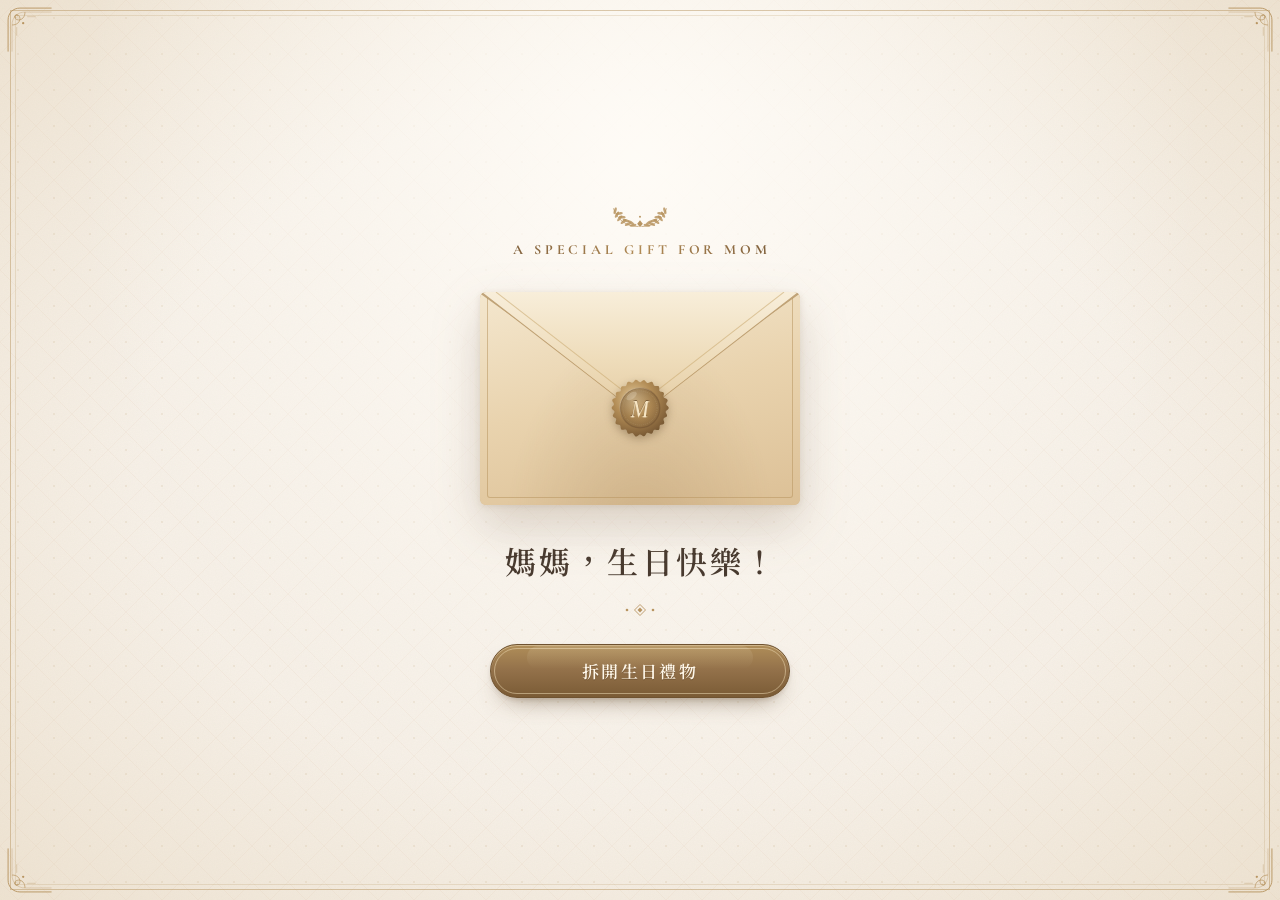
<file: index.html>
<!doctype html>
<html lang="zh-Hant-TW">
<head>
  <meta charset="utf-8">
  <meta name="viewport" content="width=device-width, initial-scale=1, viewport-fit=cover">
  <meta name="robots" content="noindex, nofollow">
  <meta name="theme-color" content="#F7F1E8">
  <title>給媽媽的生日禮物</title>
  <meta name="description" content="Steven、Kevin、Nancy 為媽媽準備的生日驚喜，請親手拆開。">
  <meta property="og:type" content="website">
  <meta property="og:title" content="媽媽，生日快樂！">
  <meta property="og:description" content="我們三個準備了一份禮物，請親手拆開。">
  <meta property="og:image" content="https://nancylin071.github.io/mom-birthday-gift/assets/og-cover.png">
  <meta property="og:image:width" content="1200">
  <meta property="og:image:height" content="630">
  <link rel="icon" href="assets/favicon.svg" type="image/svg+xml">
  <link rel="preconnect" href="https://fonts.googleapis.com">
  <link rel="preconnect" href="https://fonts.gstatic.com" crossorigin>
  <link rel="stylesheet" href="https://fonts.googleapis.com/css2?family=Cormorant+Garamond:ital,wght@0,500;0,600;0,700;1,500;1,600&family=Noto+Serif+TC:wght@400;600;700&display=swap">
  <link rel="stylesheet" href="style.css">
</head>
<body>
  <div class="frame" aria-hidden="true">
    <span class="fc tl"></span><span class="fc tr"></span><span class="fc bl"></span><span class="fc br"></span>
  </div>

  <main class="stage">

    <!-- Scene 1：信封 -->
    <section class="scene scene-envelope is-active" id="scene-envelope" aria-labelledby="t-envelope">
      <img class="crest" src="assets/crest.svg" alt="" width="120" height="40">
      <p class="eyebrow foil-dark">A SPECIAL GIFT FOR MOM</p>

      <button type="button" class="envelope" id="envelope" aria-label="拆開生日禮物">
        <span class="env-back"></span>
        <span class="env-letter">
          <img class="env-letter-crest" src="assets/crest.svg" alt="" width="120" height="40">
          <span class="env-letter-line">HAPPY BIRTHDAY</span>
          <span class="env-letter-rule"></span>
        </span>
        <span class="env-pocket"></span>
        <span class="env-flap">
          <span class="env-flap-face"></span>
          <span class="env-flap-lining"></span>
        </span>
        <span class="env-seal"><span class="env-seal-m">M</span></span>
      </button>

      <h1 class="title-zh" id="t-envelope">媽媽，生日快樂！</h1>
      <span class="divider" aria-hidden="true"></span>

      <button type="button" class="btn btn-primary" id="btn-open"><span>拆開生日禮物</span></button>
    </section>

    <!-- Scene 2：祝福 -->
    <section class="scene scene-letter" id="scene-letter" aria-labelledby="t-letter" hidden>
      <article class="paper letter">
        <span class="paper-rule" aria-hidden="true"></span>
        <span class="corner tl" aria-hidden="true"></span>
        <span class="corner tr" aria-hidden="true"></span>
        <span class="corner bl" aria-hidden="true"></span>
        <span class="corner br" aria-hidden="true"></span>

        <img class="crest" src="assets/crest.svg" alt="" width="120" height="40">
        <p class="eyebrow small foil-dark">HAPPY BIRTHDAY</p>
        <h2 class="letter-title" id="t-letter" tabindex="-1">媽媽，生日快樂！</h2>
        <span class="divider" aria-hidden="true"></span>

        <div class="letter-body">
          <p>今年換我們三個來寵妳一下。</p>
          <p><span class="ln">平常總是忙著照顧大家，</span><br><span class="ln">這次也想讓妳好好照顧自己。</span></p>
          <p>不管是想變漂亮，<br>還是想讓自己更健康，<br>都由妳自己決定。</p>
        </div>

        <p class="letter-sign foil-dark">Steven · Kevin · Nancy</p>
      </article>

      <button type="button" class="btn btn-primary" id="btn-reveal"><span>看看我們準備了什麼</span></button>
    </section>

    <!-- Scene 3 + 4：禮券 -->
    <section class="scene scene-voucher" id="scene-voucher" aria-labelledby="t-voucher" hidden>
      <article class="paper voucher" id="voucher">
        <span class="voucher-border" aria-hidden="true"></span>
        <span class="corner tl" aria-hidden="true"></span>
        <span class="corner tr" aria-hidden="true"></span>
        <span class="corner bl" aria-hidden="true"></span>
        <span class="corner br" aria-hidden="true"></span>

        <img class="crest v-crest" src="assets/crest.svg" alt="" width="120" height="40">
        <p class="v-en foil-dark">A GIFT FOR MOM</p>
        <p class="v-occasion">HAPPY BIRTHDAY</p>
        <h2 class="v-title" id="t-voucher" tabindex="-1">媽媽專屬變美基金</h2>

        <p class="v-amount" aria-label="新台幣三萬六千元">
          <span class="v-currency foil">NT$</span><span class="v-number foil">36,000</span>
          <span class="dust" aria-hidden="true"></span>
        </p>

        <p class="v-core"><span class="ln">想變漂亮，還是想變健康，</span><br><span class="ln">都由妳決定。</span></p>

        <span class="divider" aria-hidden="true"></span>

        <div class="v-usage">
          <h3>使用方式</h3>
          <p><span class="ln">可用於醫美諮詢、適合的抗老療程、</span><br><span class="ln">專業體重管理，或其他健康保養計畫。</span></p>
          <p><span class="ln">先確認適合的方式，</span><br><span class="ln">再由我們三個負責買單。</span></p>
          <p class="v-nolimit">不限使用日期</p>
        </div>

        <div class="v-sign">
          <p class="v-with">WITH LOVE,</p>
          <p class="v-names foil-dark">Steven · Kevin · Nancy</p>
        </div>
      </article>

      <div class="actions">
        <button type="button" class="btn btn-primary" id="btn-save"><span>保存生日禮券</span></button>
        <button type="button" class="btn btn-ghost" id="btn-replay">重新拆一次</button>
      </div>
    </section>
  </main>

  <!-- 保存禮券視窗 -->
  <div class="sheet" id="save-sheet" role="dialog" aria-modal="true" aria-labelledby="t-save" hidden>
    <div class="sheet-backdrop" data-close></div>
    <div class="sheet-panel">
      <h2 class="sheet-title" id="t-save" tabindex="-1">保存生日禮券</h2>
      <p class="sheet-hint" id="save-hint">長按圖片，即可儲存到手機相簿。</p>
      <img class="sheet-img" src="assets/gift-card.png" width="2400" height="1600"
           alt="媽媽專屬變美基金 NT$36,000 生日禮券，Steven、Kevin、Nancy 敬贈">
      <div class="sheet-actions">
        <button type="button" class="btn btn-primary" id="btn-share" hidden><span>分享或儲存圖片</span></button>
        <a class="btn btn-ghost" id="btn-download" href="assets/gift-card.png" download="媽媽專屬變美基金-生日禮券.png">下載圖片</a>
        <button type="button" class="btn btn-text" data-close>關閉</button>
      </div>
    </div>
  </div>

  <script src="script.js"></script>
</body>
</html>
</file>
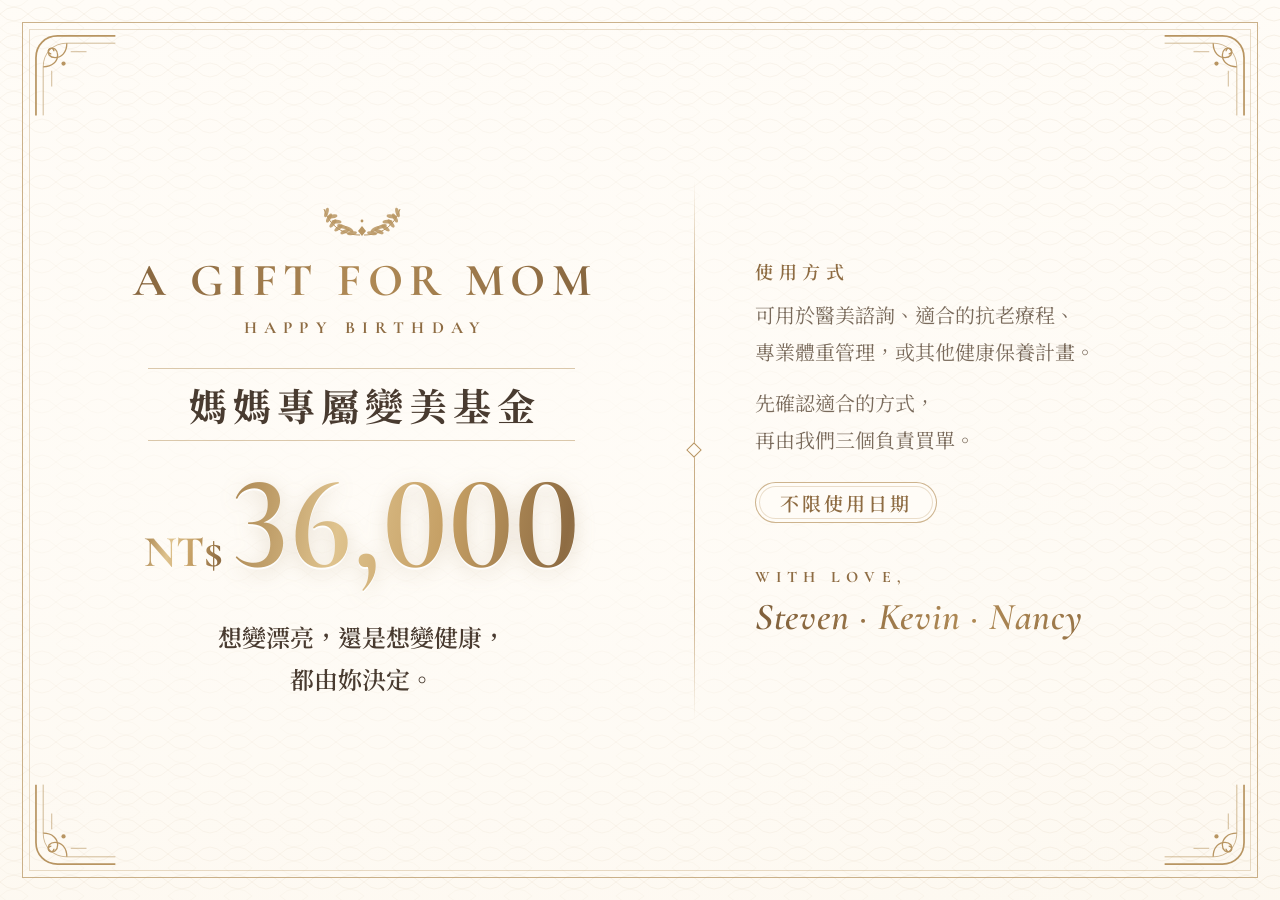
<file: tools/gift-card.html>
<!doctype html>
<html lang="zh-Hant-TW">
<head>
<meta charset="utf-8">
<title>gift card render</title>
<link rel="stylesheet" href="https://fonts.googleapis.com/css2?family=Cormorant+Garamond:ital,wght@0,500;0,600;0,700;1,500;1,600&family=Noto+Serif+TC:wght@400;600;700&display=block">
<style>
  :root { --paper:#FFFCF7; --gold:#B89562; --gold-dark:#8E6C43; --text:#493B30; --muted:#796A5B; --border:#D9C5A8;
    --zh:"Noto Serif TC","Songti TC",serif; --en:"Cormorant Garamond","Didot",serif;
    --foil-bright: linear-gradient(100deg, #7A5A33 0%, #A9844F 16%, #DFC38E 31%, #C49E63 45%, #8E6C43 60%, #D9BE8C 78%, #8A693F 100%);
    --foil-deep: linear-gradient(100deg, #5E4428 0%, #8E6C43 28%, #B08A55 50%, #8E6C43 72%, #5E4428 100%); }
  * { box-sizing:border-box; margin:0; }
  html,body { width:1200px; height:800px; overflow:hidden; }
  body { background:#F7F1E8; font-family:var(--zh); color:var(--text); -webkit-font-smoothing:antialiased; }
  .foil, .foil-dark { -webkit-background-clip:text; background-clip:text; color:transparent; -webkit-text-fill-color:transparent; }
  .foil { background-image:var(--foil-bright); background-size:220% 100%; background-position:30% 0; }
  .foil-dark { background-image:var(--foil-deep); background-size:160% 100%; background-position:50% 0; }
  .card { position:absolute; inset:0; padding:70px 90px;
    background:
      radial-gradient(ellipse at 34% 50%, rgba(255,252,247,.97) 0%, rgba(255,252,247,.84) 42%, rgba(255,252,247,.62) 100%),
      url("../assets/guilloche.svg") 0 0 / 56px 28px,
      linear-gradient(180deg, #FFFCF7 0%, #FAF2E4 100%);
    display:grid; grid-template-columns: 1.25fr auto 1fr; align-items:center; column-gap:60px; }
  .b1 { position:absolute; inset:22px; border:1.5px solid rgba(184,149,98,.72); }
  .b2 { position:absolute; inset:29px; border:1px solid rgba(184,149,98,.32); }
  .c { position:absolute; width:84px; height:84px; background:url("../assets/corner.svg") center/contain no-repeat; }
  .tl{top:34px;left:34px} .tr{top:34px;right:34px;transform:scaleX(-1)}
  .bl{bottom:34px;left:34px;transform:scaleY(-1)} .br{bottom:34px;right:34px;transform:scale(-1,-1)}
  .left { text-align:center; }
  .crest { display:block; width:120px; margin:0 auto 14px; }
  .en { font-family:var(--en); font-weight:700; font-size:46px; letter-spacing:.14em; padding-left:.14em; line-height:1.15; }
  .occ { margin-top:10px; font-family:var(--en); font-weight:700; font-size:17px; letter-spacing:.42em; padding-left:.42em; color:var(--gold-dark); }
  .title { display:inline-block; margin-top:30px; padding:8px .9em 8px 1.06em; font-size:38px; font-weight:700; letter-spacing:.16em;
    border-top:1.5px solid rgba(184,149,98,.5); border-bottom:1.5px solid rgba(184,149,98,.5); }
  .amt { margin-top:14px; font-family:var(--en); font-weight:600; line-height:1.05; white-space:nowrap; }
  .amt .cur { font-size:44px; margin-right:8px; font-weight:700; }
  .amt .num { font-size:132px; font-feature-settings:"lnum" 1; filter: drop-shadow(0 2px 0 rgba(255,255,255,.85)) drop-shadow(0 4px 10px rgba(142,108,67,.2)); }
  .core { margin-top:22px; font-size:24px; font-weight:600; line-height:1.75; }
  .vr { width:1px; height:540px; background:linear-gradient(rgba(184,149,98,0), rgba(184,149,98,.75) 20%, rgba(184,149,98,.75) 80%, rgba(184,149,98,0)); position:relative; }
  .vr::after { content:""; position:absolute; left:50%; top:50%; width:9px; height:9px; background:#FFFCF7; border:1.5px solid var(--gold); transform:translate(-50%,-50%) rotate(45deg); }
  .right { text-align:left; }
  .h { font-size:18px; font-weight:600; letter-spacing:.32em; color:var(--gold-dark); }
  .div { display:block; width:150px; height:16px; margin:14px 0 4px; background:url("../assets/divider.svg") left center/contain no-repeat; }
  .u { margin-top:12px; font-size:20px; line-height:1.85; color:var(--muted); }
  .u + .u { margin-top:14px; }
  .nl { display:inline-block; margin-top:24px; padding:6px 24px; border:1.5px solid rgba(184,149,98,.7); border-radius:999px;
    box-shadow: inset 0 0 0 3px #FFFCF7, inset 0 0 0 4px rgba(184,149,98,.3); background:#FFFCF7;
    font-size:19px; font-weight:600; letter-spacing:.16em; color:var(--gold-dark); }
  .sign { margin-top:44px; }
  .with { font-family:var(--en); font-weight:700; font-size:16px; letter-spacing:.38em; color:var(--gold-dark); }
  .names { margin-top:6px; font-family:var(--en); font-style:italic; font-weight:600; font-size:38px; letter-spacing:.02em; line-height:1.3; }
</style>
</head>
<body>
<div class="card">
  <span class="b1"></span><span class="b2"></span>
  <span class="c tl"></span><span class="c tr"></span><span class="c bl"></span><span class="c br"></span>
  <div class="left">
    <img class="crest" src="../assets/crest.svg" alt="">
    <p class="en foil-dark">A GIFT FOR MOM</p>
    <p class="occ">HAPPY BIRTHDAY</p>
    <p class="title">媽媽專屬變美基金</p>
    <p class="amt"><span class="cur foil">NT$</span><span class="num foil">36,000</span></p>
    <p class="core">想變漂亮，還是想變健康，<br>都由妳決定。</p>
  </div>
  <span class="vr"></span>
  <div class="right">
    <p class="h">使用方式</p>
    <p class="u">可用於醫美諮詢、適合的抗老療程、<br>專業體重管理，或其他健康保養計畫。</p>
    <p class="u">先確認適合的方式，<br>再由我們三個負責買單。</p>
    <p class="nl">不限使用日期</p>
    <div class="sign">
      <p class="with">WITH LOVE,</p>
      <p class="names foil-dark">Steven · Kevin · Nancy</p>
    </div>
  </div>
</div>
</body>
</html>
</file>
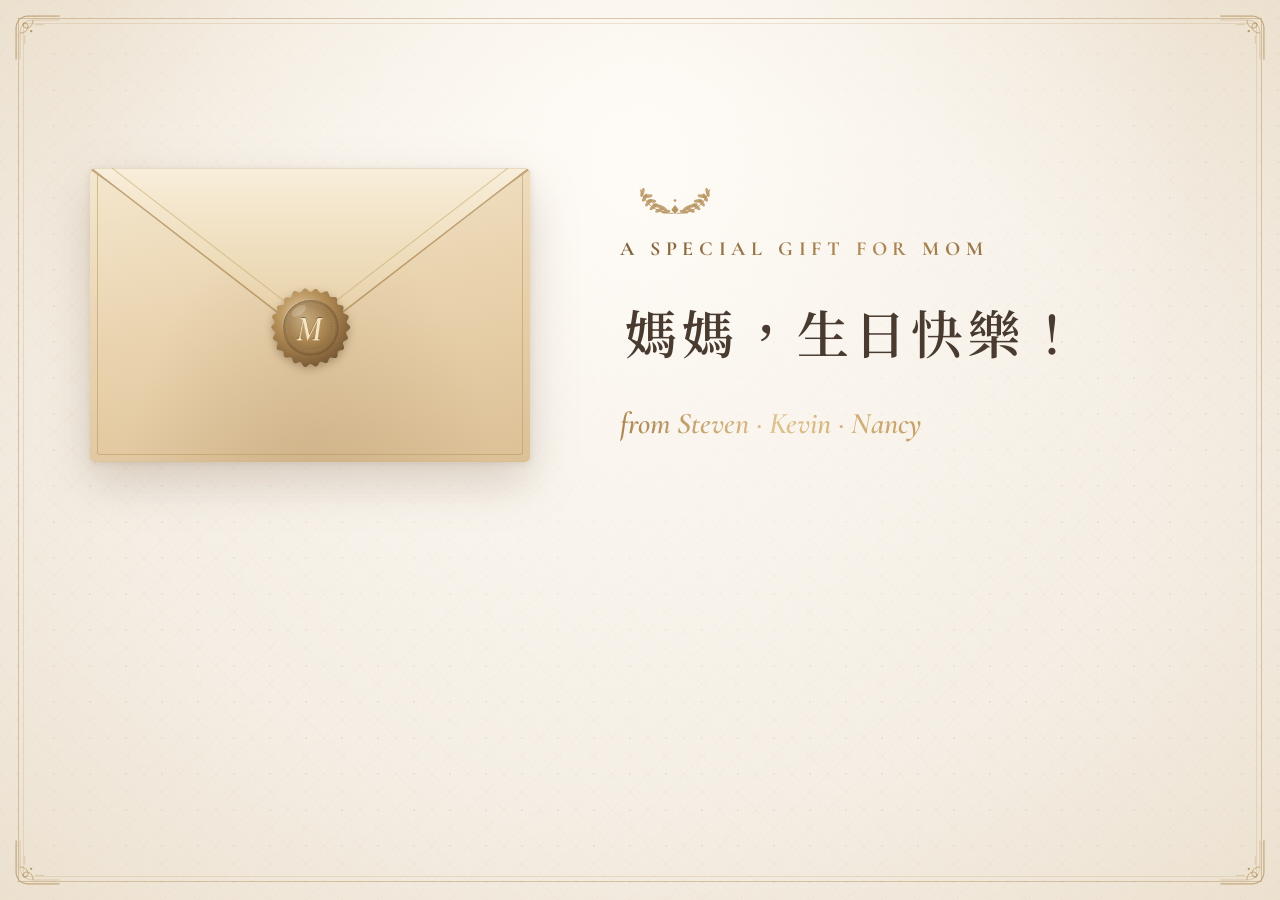
<file: tools/og-cover.html>
<!doctype html>
<html lang="zh-Hant-TW">
<head>
<meta charset="utf-8">
<title>og render</title>
<link rel="stylesheet" href="https://fonts.googleapis.com/css2?family=Cormorant+Garamond:ital,wght@0,500;0,600;0,700;1,500;1,600&family=Noto+Serif+TC:wght@400;600;700&display=block">
<link rel="stylesheet" href="../style.css">
<style>
  html,body { width:1200px; height:630px; overflow:hidden; min-height:0; }
  .wrap { position:relative; z-index:1; height:630px; display:grid; grid-template-columns: 1fr 1fr; align-items:center; padding:0 90px; gap:40px; }
  .frame { top:18px; bottom:18px; left:18px; right:18px; }
  .envelope { --w: 440px; }
  .txt { text-align:left; }
  .txt .eyebrow { font-size:20px; padding-left:0; }
  .txt .title-zh { font-size:52px; margin-top:22px; }
  .txt .from { font-weight:600; margin-top:22px; font-family:var(--serif-en); font-style:italic; font-size:30px; color:var(--gold-dark); }
</style>
</head>
<body>
<div class="frame"><span class="fc tl"></span><span class="fc tr"></span><span class="fc bl"></span><span class="fc br"></span></div>
<div class="wrap">
  <div class="envelope" style="cursor:default">
    <span class="env-back"></span>
    <span class="env-letter"><img class="env-letter-crest" src="../assets/crest.svg" alt=""><span class="env-letter-line">HAPPY BIRTHDAY</span><span class="env-letter-rule"></span></span>
    <span class="env-pocket"></span>
    <span class="env-flap"><span class="env-flap-face"></span><span class="env-flap-lining"></span></span>
    <span class="env-seal"><span class="env-seal-m">M</span></span>
  </div>
  <div class="txt">
    <img class="crest" src="../assets/crest.svg" alt="" style="margin:0 0 14px;width:110px">
    <p class="eyebrow foil-dark">A SPECIAL GIFT FOR MOM</p>
    <p class="title-zh">媽媽，生日快樂！</p>
    <p class="from foil">from Steven · Kevin · Nancy</p>
  </div>
</div>
</body>
</html>
</file>
<file: style.css>
/* ===== 色票與字型 ===== */
:root {
  --bg: #F7F1E8;
  --paper: #FFFCF7;
  --gold: #B89562;
  --gold-dark: #8E6C43;
  --gold-deep: #6F5230;
  --gold-light: #E6D3B3;
  --text: #493B30;
  --muted: #796A5B;
  --border: #D9C5A8;

  /* 金箔：亮面給大字，深面給小字 */
  --foil-bright: linear-gradient(100deg, #7A5A33 0%, #A9844F 16%, #DFC38E 31%, #C49E63 45%, #8E6C43 60%, #D9BE8C 78%, #8A693F 100%);
  --foil-deep: linear-gradient(100deg, #5E4428 0%, #8E6C43 28%, #B08A55 50%, #8E6C43 72%, #5E4428 100%);

  --serif-zh: "Noto Serif TC", "Songti TC", "STSong", "PMingLiU", "MingLiU", serif;
  --serif-en: "Cormorant Garamond", "Didot", "Bodoni 72", "Times New Roman", serif;

  --ease: cubic-bezier(.22, .61, .36, 1);
  --ease-soft: cubic-bezier(.33, 0, .2, 1);

  --gutter: 16px;
  --safe-t: env(safe-area-inset-top, 0px);
  --safe-b: env(safe-area-inset-bottom, 0px);
  --safe-l: env(safe-area-inset-left, 0px);
  --safe-r: env(safe-area-inset-right, 0px);
}

*, *::before, *::after { box-sizing: border-box; }

html { -webkit-text-size-adjust: 100%; text-size-adjust: 100%; }

body {
  margin: 0;
  min-height: 100vh;
  min-height: 100dvh;
  overflow-x: hidden;
  background-color: var(--bg);
  background-image:
    radial-gradient(ellipse at 50% 18%, rgba(255, 252, 247, .95) 0%, rgba(255, 252, 247, 0) 62%),
    radial-gradient(ellipse at 50% 50%, rgba(247, 241, 232, 0) 55%, rgba(214, 190, 150, .28) 100%),
    url("assets/lattice.svg"),
    url("data:image/svg+xml,%3Csvg xmlns='http://www.w3.org/2000/svg' width='160' height='160'%3E%3Cfilter id='n'%3E%3CfeTurbulence type='fractalNoise' baseFrequency='.85' numOctaves='3' stitchTiles='stitch'/%3E%3CfeColorMatrix values='0 0 0 0 .45 0 0 0 0 .36 0 0 0 0 .25 0 0 0 .06 0'/%3E%3C/filter%3E%3Crect width='100%25' height='100%25' filter='url(%23n)'/%3E%3C/svg%3E");
  background-size: auto, auto, 36px 36px, 160px 160px;
  background-attachment: fixed, fixed, scroll, scroll;
  color: var(--text);
  font-family: var(--serif-zh);
  line-height: 1.7;
  -webkit-font-smoothing: antialiased;
  -webkit-tap-highlight-color: transparent;
}

p, h1, h2, h3 { margin: 0; }
img { max-width: 100%; }

/* 金箔文字 */
@supports ((-webkit-background-clip: text) or (background-clip: text)) {
  .foil, .foil-dark {
    -webkit-background-clip: text;
    background-clip: text;
    color: transparent;
    -webkit-text-fill-color: transparent;
  }
  .foil { background-image: var(--foil-bright); background-size: 220% 100%; background-position: 30% 0; }
  .foil-dark { background-image: var(--foil-deep); background-size: 160% 100%; background-position: 50% 0; }
}

/* ===== 頁面外框 ===== */
.frame {
  position: fixed;
  top: calc(var(--safe-t) + 10px);
  bottom: calc(var(--safe-b) + 10px);
  left: calc(var(--safe-l) + 10px);
  right: calc(var(--safe-r) + 10px);
  border: 1px solid rgba(184, 149, 98, .5);
  pointer-events: none;
  z-index: 0;
}
.frame::after {
  content: "";
  position: absolute;
  inset: 4px;
  border: 1px solid rgba(184, 149, 98, .22);
}
.fc {
  position: absolute;
  width: 46px;
  height: 46px;
  background: url("assets/corner.svg") center / contain no-repeat;
}
.fc.tl { top: -4px; left: -4px; }
.fc.tr { top: -4px; right: -4px; transform: scaleX(-1); }
.fc.bl { bottom: -4px; left: -4px; transform: scaleY(-1); }
.fc.br { bottom: -4px; right: -4px; transform: scale(-1, -1); }

/* ===== 舞台與場景 ===== */
.stage {
  position: relative;
  z-index: 1;
  min-height: 100vh;
  min-height: 100dvh;
  display: grid;
  place-items: center;
  padding:
    calc(var(--safe-t) + 44px)
    calc(var(--safe-r) + var(--gutter) + 6px)
    calc(var(--safe-b) + 44px)
    calc(var(--safe-l) + var(--gutter) + 6px);
}

.scene {
  width: 100%;
  max-width: 400px;
  display: flex;
  flex-direction: column;
  align-items: center;
  text-align: center;
  opacity: 0;
  transform: translateY(14px);
  transition: opacity .6s var(--ease), transform .7s var(--ease);
}
.scene.is-active { opacity: 1; transform: none; }
.scene[hidden] { display: none; }

/* ===== 文字與裝飾 ===== */
.crest {
  display: block;
  width: 84px;
  height: auto;
  margin: 0 auto 8px;
}

.eyebrow {
  font-family: var(--serif-en);
  font-weight: 700;
  font-size: 14px;
  letter-spacing: .28em;
  color: var(--gold-dark);
  padding-left: .28em;
}
.eyebrow.small { font-size: 12px; letter-spacing: .34em; padding-left: .34em; }

.title-zh {
  font-weight: 600;
  font-size: clamp(25px, 7.4vw, 31px);
  letter-spacing: .1em;
  padding-left: .1em;
  color: var(--text);
  margin-top: 30px;
}

.divider {
  display: block;
  width: 160px;
  height: 16px;
  margin: 18px auto;
  background: url("assets/divider.svg") center / contain no-repeat;
}

.ln { display: inline-block; }

/* ===== 按鈕 ===== */
.btn {
  appearance: none;
  -webkit-appearance: none;
  position: relative;
  display: inline-flex;
  align-items: center;
  justify-content: center;
  width: 100%;
  max-width: 300px;
  min-height: 54px;
  padding: 12px 28px;
  border-radius: 999px;
  border: 1px solid transparent;
  font-family: var(--serif-zh);
  font-size: 17px;
  font-weight: 600;
  letter-spacing: .14em;
  text-decoration: none;
  cursor: pointer;
  touch-action: manipulation;
  transition: transform .2s var(--ease), box-shadow .3s var(--ease), filter .3s, opacity .3s;
}
.btn > span { position: relative; z-index: 1; }
.btn:active { transform: scale(.98); }
.btn:focus-visible { outline: 2px solid var(--gold-dark); outline-offset: 4px; }

.btn-primary {
  color: #FFF8EA;
  background: linear-gradient(180deg, #B08E59 0%, #93714A 48%, #7A5B35 100%);
  border-color: var(--gold-deep);
  text-shadow: 0 1px 0 rgba(70, 50, 28, .35);
  box-shadow:
    0 12px 24px -14px rgba(94, 68, 40, .75),
    0 2px 4px rgba(94, 68, 40, .12),
    inset 0 1px 0 rgba(255, 240, 210, .4);
}
.btn-primary::before {
  content: "";
  position: absolute;
  inset: 3px;
  border-radius: inherit;
  border: 1px solid rgba(243, 226, 188, .5);
  pointer-events: none;
}
.btn-primary::after {
  /* 上緣柔光 */
  content: "";
  position: absolute;
  left: 12%;
  right: 12%;
  top: 1px;
  height: 45%;
  border-radius: 999px;
  background: linear-gradient(180deg, rgba(255, 245, 222, .13), rgba(255, 245, 222, 0));
  pointer-events: none;
}
@media (hover: hover) {
  .btn-primary:hover { filter: brightness(1.05); box-shadow: 0 14px 28px -14px rgba(94, 68, 40, .8), inset 0 1px 0 rgba(255, 240, 210, .45); }
}

.btn-ghost {
  color: var(--gold-dark);
  background: rgba(255, 252, 247, .7);
  border-color: var(--border);
  box-shadow: inset 0 0 0 3px rgba(255, 252, 247, .9), inset 0 0 0 4px rgba(184, 149, 98, .25);
}
@media (hover: hover) { .btn-ghost:hover { background: var(--paper); } }

.btn-text {
  color: var(--muted);
  background: none;
  min-height: 44px;
  font-weight: 400;
}

.btn[disabled] { opacity: .5; pointer-events: none; }

/* ===== Scene 1：信封 ===== */
.scene-envelope .eyebrow { margin-bottom: 30px; }
.scene-envelope .divider { margin: 14px auto 0; }
.scene-envelope .btn { margin-top: 26px; }

.envelope {
  --w: min(76vw, 320px);
  appearance: none;
  -webkit-appearance: none;
  position: relative;
  display: block;
  width: var(--w);
  height: calc(var(--w) / 1.5);
  padding: 0;
  border: 0;
  background: none;
  cursor: pointer;
  perspective: 1200px;
  touch-action: manipulation;
  filter: drop-shadow(0 20px 24px rgba(110, 82, 48, .2)) drop-shadow(0 2px 3px rgba(110, 82, 48, .14));
  transition: transform .5s var(--ease);
}
.envelope:focus-visible { outline: 2px solid var(--gold-dark); outline-offset: 10px; border-radius: 6px; }
@media (hover: hover) {
  .envelope:not(.is-open):hover { transform: translateY(-3px); }
}

.envelope > span { position: absolute; display: block; }

/* 內襯 */
.env-back {
  inset: 0;
  border-radius: 6px;
  background: url("assets/lining.svg") 0 0 / 18px 18px, #EAD9B9;
  box-shadow: inset 0 0 0 1px rgba(142, 108, 67, .3), inset 0 10px 18px -8px rgba(94, 68, 40, .35);
  z-index: 1;
}

/* 信封內的卡片 */
.env-letter {
  left: 7%;
  right: 7%;
  top: 6%;
  height: 88%;
  border-radius: 3px;
  background:
    linear-gradient(var(--paper), var(--paper)) padding-box,
    linear-gradient(135deg, #D9C5A8, #F3E6CF, #C9AD80) border-box;
  border: 1px solid transparent;
  box-shadow: inset 0 0 0 4px var(--paper), inset 0 0 0 5px rgba(184, 149, 98, .4);
  z-index: 2;
  display: flex !important;
  flex-direction: column;
  align-items: center;
  padding-top: 7%;
  transition: transform 1.1s var(--ease-soft);
}
.env-letter-crest { width: 30%; height: auto; margin-bottom: 4px; }
.env-letter-line {
  font-family: var(--serif-en);
  font-weight: 700;
  font-size: calc(var(--w) * .046);
  letter-spacing: .3em;
  padding-left: .3em;
  color: var(--gold-dark);
}
.env-letter-rule {
  width: 30%;
  height: 1px;
  margin-top: 8px;
  background: linear-gradient(90deg, rgba(184, 149, 98, 0), var(--gold), rgba(184, 149, 98, 0));
}

/* 前口袋 */
.env-pocket {
  inset: 0;
  border-radius: 6px;
  z-index: 3;
  background:
    url("assets/pocket-edge.svg") 0 0 / 100% 100% no-repeat,
    radial-gradient(ellipse at 50% 120%, rgba(150, 115, 70, .25), rgba(150, 115, 70, 0) 60%),
    linear-gradient(168deg, #F4E7CE 0%, #E9D3AE 48%, #DCC096 100%);
  clip-path: polygon(0 0, 50% 54%, 100% 0, 100% 100%, 0 100%);
}
.env-pocket::after {
  /* 口袋內圈金線 */
  content: "";
  position: absolute;
  left: 7px;
  right: 7px;
  bottom: 7px;
  top: 0;
  border: 1px solid rgba(184, 149, 98, .55);
  border-top: 0;
  border-radius: 0 0 3px 3px;
}

/* 上蓋：正面香檳金，背面內襯 */
.env-flap {
  left: 0;
  right: 0;
  top: 0;
  height: 58%;
  z-index: 4;
  transform-origin: 50% 0;
  transform: rotateX(0deg);
  transform-style: preserve-3d;
  transition: transform .95s var(--ease-soft);
}
.env-flap-face,
.env-flap-lining {
  position: absolute;
  inset: 0;
  -webkit-backface-visibility: hidden;
  backface-visibility: hidden;
}
.env-flap-face {
  background:
    url("assets/flap-edge.svg") 0 0 / 100% 100% no-repeat,
    linear-gradient(180deg, #F8EEDA 0%, #EEDCBA 55%, #E4CBA2 100%);
  clip-path: polygon(0 0, 100% 0, 50% 100%);
  border-radius: 6px 6px 0 0;
}
.env-flap-lining {
  transform: rotateX(180deg);
  background:
    linear-gradient(0deg, rgba(94, 68, 40, .18), rgba(94, 68, 40, 0) 60%),
    url("assets/lining.svg") 0 0 / 18px 18px,
    #EAD9B9;
  clip-path: polygon(0 100%, 100% 100%, 50% 0);
}

/* 蠟封 */
.env-seal {
  left: 50%;
  top: 58%;
  width: calc(var(--w) * .19);
  height: calc(var(--w) * .19);
  margin-left: calc(var(--w) * -.095);
  margin-top: calc(var(--w) * -.12);
  z-index: 5;
  display: grid !important;
  place-items: center;
  background: url("assets/seal.svg") center / contain no-repeat;
  filter: drop-shadow(0 3px 4px rgba(80, 56, 30, .35));
  transition: opacity .4s var(--ease), transform .4s var(--ease);
}
.env-seal-m {
  font-family: var(--serif-en);
  font-style: italic;
  font-weight: 600;
  font-size: calc(var(--w) * .08);
  line-height: 1;
  color: #F7E6C4;
  text-shadow: 0 -1px 0 rgba(80, 56, 30, .55), 0 1px 0 rgba(255, 243, 217, .35);
  transform: translate(-1px, 1px);
}

/* 開啟狀態 */
.envelope.is-open { cursor: default; }
.envelope.is-open .env-seal { opacity: 0; transform: scale(.92); }
.envelope.is-open .env-flap { transform: rotateX(180deg); }
.envelope.is-lifting .env-flap { z-index: 1; }
.envelope.is-lifting .env-letter { transform: translateY(-58%); }

.scene-envelope.is-leaving .crest,
.scene-envelope.is-leaving .eyebrow,
.scene-envelope.is-leaving .title-zh,
.scene-envelope.is-leaving .divider,
.scene-envelope.is-leaving .btn { opacity: 0; transition: opacity .4s var(--ease); }

/* ===== 紙卡共用 ===== */
.paper {
  position: relative;
  width: 100%;
  background: var(--paper);
  border: 1px solid var(--border);
  border-radius: 3px;
  box-shadow:
    0 30px 50px -28px rgba(110, 82, 48, .45),
    0 12px 20px -16px rgba(110, 82, 48, .25),
    0 1px 2px rgba(110, 82, 48, .08);
}
.corner {
  position: absolute;
  width: 38px;
  height: 38px;
  background: url("assets/corner.svg") center / contain no-repeat;
  pointer-events: none;
}
.corner.tl { top: 10px; left: 10px; }
.corner.tr { top: 10px; right: 10px; transform: scaleX(-1); }
.corner.bl { bottom: 10px; left: 10px; transform: scaleY(-1); }
.corner.br { bottom: 10px; right: 10px; transform: scale(-1, -1); }

.paper-rule {
  position: absolute;
  inset: 7px;
  border: 1px solid rgba(184, 149, 98, .3);
  pointer-events: none;
}

/* ===== Scene 2：祝福卡 ===== */
.letter {
  padding: 40px 24px 36px;
  background:
    radial-gradient(ellipse at 50% 0%, rgba(230, 211, 179, .22), rgba(230, 211, 179, 0) 50%),
    var(--paper);
}
.letter .crest { width: 72px; margin-bottom: 6px; }
.letter-title {
  margin-top: 12px;
  font-size: clamp(23px, 6.6vw, 28px);
  font-weight: 600;
  letter-spacing: .1em;
  padding-left: .1em;
  outline: none;
}
.letter-body {
  font-size: clamp(16px, 4.7vw, 18px);
  line-height: 2;
  color: var(--text);
}
.letter-body p + p { margin-top: 1.1em; }
.letter-sign {
  margin-top: 26px;
  font-family: var(--serif-en);
  font-style: italic;
  font-weight: 600;
  font-size: 22px;
  color: var(--gold-dark);
  letter-spacing: .03em;
}
.scene-letter .btn { margin-top: 30px; }

/* 祝福卡內文依序淡入，讓媽媽慢慢讀 */
.scene-letter .letter > :not(.paper-rule) { opacity: 0; transform: translateY(8px); }
.scene-letter.is-active .letter > :not(.paper-rule) {
  opacity: 1;
  transform: none;
  transition: opacity .9s var(--ease), transform .9s var(--ease);
}
.scene-letter.is-active .letter > .corner.tr,
.scene-letter.is-active .letter > .corner.bl,
.scene-letter.is-active .letter > .corner.br { transition-property: opacity; }
.scene-letter .letter > .corner.tr { transform: scaleX(-1); }
.scene-letter .letter > .corner.bl { transform: scaleY(-1); }
.scene-letter .letter > .corner.br { transform: scale(-1, -1); }
.scene-letter.is-active .letter > .corner { transition-delay: .1s; }
.scene-letter.is-active .letter > .crest { transition-delay: .2s; }
.scene-letter.is-active .letter > .eyebrow { transition-delay: .3s; }
.scene-letter.is-active .letter > .letter-title { transition-delay: .45s; }
.scene-letter.is-active .letter > .divider { transition-delay: .6s; }
.scene-letter.is-active .letter > .letter-body { transition-delay: .8s; }
.scene-letter.is-active .letter > .letter-sign { transition-delay: 1.3s; }
/* 按鈕由程式計時後才出現並可點，避免誤觸跳過祝福 */
.scene-letter .btn { opacity: 0; visibility: hidden; }
.scene-letter .btn.is-ready { opacity: 1; visibility: visible; transition: opacity .8s var(--ease), transform .2s var(--ease); }

/* ===== Scene 3：禮券 ===== */
.voucher {
  padding: 48px clamp(18px, 6vw, 28px) 44px;
  overflow: hidden;
  background:
    radial-gradient(ellipse at 50% 32%, rgba(255, 252, 247, .96) 0%, rgba(255, 252, 247, .82) 48%, rgba(255, 252, 247, .6) 100%),
    url("assets/guilloche.svg") 0 0 / 48px 24px,
    linear-gradient(180deg, #FFFCF7 0%, #FAF2E4 100%);
}
.voucher-border {
  position: absolute;
  inset: 9px;
  border: 1px solid rgba(184, 149, 98, .7);
  pointer-events: none;
}
.voucher-border::after {
  content: "";
  position: absolute;
  inset: 4px;
  border: 1px solid rgba(184, 149, 98, .3);
}
.voucher .corner { width: 50px; height: 50px; }
.voucher .corner.tl { top: 15px; left: 15px; }
.voucher .corner.tr { top: 15px; right: 15px; }
.voucher .corner.bl { bottom: 15px; left: 15px; }
.voucher .corner.br { bottom: 15px; right: 15px; }

.v-crest { width: 78px; margin-bottom: 10px; }

.v-en {
  font-family: var(--serif-en);
  font-weight: 700;
  font-size: clamp(20px, 6.4vw, 28px);
  letter-spacing: .12em;
  color: var(--text);
  padding-left: .12em;
  line-height: 1.25;
  white-space: nowrap;
}
.v-occasion {
  margin-top: 8px;
  font-family: var(--serif-en);
  font-weight: 700;
  font-size: 12px;
  letter-spacing: .42em;
  padding-left: .42em;
  color: var(--gold-dark);
}
.v-title {
  position: relative;
  display: inline-block;
  margin-top: 24px;
  padding: 6px .9em 6px 1.04em;
  font-size: clamp(20px, 6vw, 25px);
  font-weight: 700;
  letter-spacing: .14em;
  color: var(--text);
  outline: none;
  border-top: 1px solid rgba(184, 149, 98, .45);
  border-bottom: 1px solid rgba(184, 149, 98, .45);
}

.v-amount {
  position: relative;
  display: flex;
  align-items: baseline;
  justify-content: center;
  margin-top: 14px;
  padding: 2px 6px 6px;
  font-family: var(--serif-en);
  font-weight: 600;
  color: var(--gold-dark);
  line-height: 1.1;
  white-space: nowrap;
}
.v-currency {
  font-size: clamp(20px, 6vw, 26px);
  letter-spacing: .04em;
  margin-right: 5px;
  font-weight: 700;
}
.v-number {
  font-size: clamp(54px, 16.5vw, 72px);
  letter-spacing: .01em;
  font-variant-numeric: lining-nums;
  font-feature-settings: "lnum" 1;
  filter: drop-shadow(0 1px 0 rgba(255, 255, 255, .8)) drop-shadow(0 2px 6px rgba(142, 108, 67, .18));
}

/* 金粉：揭曉時飄一次就停 */
.dust {
  position: absolute;
  inset: -30% -6%;
  pointer-events: none;
}
.dust i {
  position: absolute;
  width: 5px;
  height: 5px;
  border-radius: 50%;
  background: radial-gradient(circle, #FFF6DC 0%, #E6C994 38%, rgba(230, 201, 148, 0) 72%);
  opacity: 0;
}

.v-core {
  margin-top: 16px;
  font-size: clamp(16px, 4.6vw, 18px);
  font-weight: 600;
  line-height: 1.85;
  color: var(--text);
}

.v-usage {
  font-size: clamp(12.5px, 4vw, 15px);
  line-height: 1.9;
  color: var(--muted);
}
.v-usage h3 {
  font-size: 13px;
  font-weight: 600;
  letter-spacing: .32em;
  padding-left: .32em;
  color: var(--gold-dark);
  margin-bottom: 8px;
}
.v-usage p + p { margin-top: .7em; }
.v-nolimit {
  display: inline-block;
  margin-top: 1.1em !important;
  padding: 4px 18px;
  border: 1px solid rgba(184, 149, 98, .7);
  border-radius: 999px;
  box-shadow: inset 0 0 0 2px var(--paper), inset 0 0 0 3px rgba(184, 149, 98, .3);
  background: var(--paper);
  color: var(--gold-dark);
  font-weight: 600;
  letter-spacing: .16em;
}

.v-sign { margin-top: 28px; }
.v-with {
  font-family: var(--serif-en);
  font-weight: 700;
  font-size: 12px;
  letter-spacing: .38em;
  padding-left: .38em;
  color: var(--gold-dark);
}
.v-names {
  margin-top: 4px;
  font-family: var(--serif-en);
  font-style: italic;
  font-weight: 600;
  font-size: clamp(22px, 6.4vw, 27px);
  color: var(--text);
  letter-spacing: .02em;
}

/* 揭曉節奏：卡片 → 標題 → 金額 → 金箔光澤與金粉 → 其他 */
.scene-voucher .voucher { opacity: 0; transform: translateY(16px) scale(.985); }
.scene-voucher .voucher > :not(.voucher-border):not(.corner) { opacity: 0; transform: translateY(6px); }
.scene-voucher .voucher > .corner { opacity: 0; }
.scene-voucher .v-amount { transform: scale(.96) !important; }

.scene-voucher.is-active .voucher {
  opacity: 1; transform: none;
  transition: opacity 1s var(--ease), transform 1.1s var(--ease);
}
.scene-voucher.is-active .voucher > .corner { opacity: 1; transition: opacity 1.2s var(--ease) .3s; }
.scene-voucher.is-active .voucher > :not(.voucher-border):not(.corner) {
  opacity: 1; transform: none;
  transition: opacity .9s var(--ease), transform .9s var(--ease);
}
.scene-voucher.is-active .v-crest { transition-delay: .3s !important; }
.scene-voucher.is-active .v-en { transition-delay: .4s !important; }
.scene-voucher.is-active .v-occasion { transition-delay: .55s !important; }
.scene-voucher.is-active .v-title { transition-delay: .75s !important; }
.scene-voucher.is-active .v-amount {
  transform: none !important;
  transition: opacity 1.2s var(--ease) 1.25s, transform 1.4s var(--ease) 1.25s !important;
}
.scene-voucher.is-active .v-number,
.scene-voucher.is-active .v-currency { animation: foil-sweep 2.2s var(--ease-soft) 2s 1 both; }
.scene-voucher.is-active .dust i { animation: dust 2.8s var(--ease-soft) var(--d, 2.2s) 1 both; }
.scene-voucher.is-active .v-core { transition-delay: 2s !important; }
.scene-voucher.is-active .divider { transition-delay: 2.2s !important; }
.scene-voucher.is-active .v-usage { transition-delay: 2.35s !important; }
.scene-voucher.is-active .v-sign { transition-delay: 2.55s !important; }

@keyframes foil-sweep {
  from { background-position: 100% 0; }
  to { background-position: 30% 0; }
}
@keyframes dust {
  0% { opacity: 0; transform: translateY(8px) scale(.5); }
  30% { opacity: .95; }
  100% { opacity: 0; transform: translateY(-22px) scale(1); }
}

.actions {
  width: 100%;
  margin-top: 30px;
  display: flex;
  flex-direction: column;
  align-items: center;
  gap: 12px;
  opacity: 0;
  visibility: hidden;
}
.actions.is-ready { opacity: 1; visibility: visible; transition: opacity .8s var(--ease); }

/* ===== 保存視窗 ===== */
.sheet {
  position: fixed;
  inset: 0;
  z-index: 50;
  display: flex;
  align-items: flex-end;
  justify-content: center;
}
.sheet[hidden] { display: none; }
.sheet-backdrop {
  position: absolute;
  inset: 0;
  background: rgba(60, 46, 34, .5);
  opacity: 0;
  transition: opacity .35s var(--ease);
}
.sheet-panel {
  position: relative;
  width: 100%;
  max-width: 520px;
  max-height: 92vh;
  max-height: 92dvh;
  overflow-y: auto;
  -webkit-overflow-scrolling: touch;
  background: var(--paper);
  border-top: 1px solid var(--border);
  border-radius: 18px 18px 0 0;
  padding: 24px calc(var(--gutter) + var(--safe-r)) calc(18px + var(--safe-b)) calc(var(--gutter) + var(--safe-l));
  text-align: center;
  transform: translateY(24px);
  opacity: 0;
  transition: transform .45s var(--ease), opacity .35s var(--ease);
}
.sheet.is-open .sheet-backdrop { opacity: 1; }
.sheet.is-open .sheet-panel { transform: none; opacity: 1; }

.sheet-title {
  font-size: 20px;
  font-weight: 600;
  letter-spacing: .1em;
  outline: none;
}
.sheet-hint {
  margin-top: 6px;
  font-size: 14.5px;
  color: var(--muted);
}
.sheet-img {
  display: block;
  width: 100%;
  height: auto;
  margin: 16px 0 18px;
  border: 1px solid var(--border);
  border-radius: 3px;
  box-shadow: 0 12px 26px -14px rgba(110, 82, 48, .5);
  -webkit-touch-callout: default;
  user-select: auto;
}
.sheet-actions {
  display: flex;
  flex-direction: column;
  align-items: center;
  gap: 10px;
}

@media (min-width: 600px) {
  .sheet { align-items: center; }
  .sheet-panel { border-radius: 14px; border: 1px solid var(--border); }
}

/* ===== 減少動態效果 ===== */
@media (prefers-reduced-motion: reduce) {
  *, *::before, *::after {
    animation-duration: .01ms !important;
    animation-delay: 0s !important;
    animation-iteration-count: 1 !important;
    transition-duration: .01ms !important;
    transition-delay: 0s !important;
  }
  .dust { display: none; }
  #scene-voucher.is-active *,
  #scene-voucher.is-active .v-amount {
    transition-duration: .01ms !important;
    transition-delay: 0s !important;
  }
}
</file>
